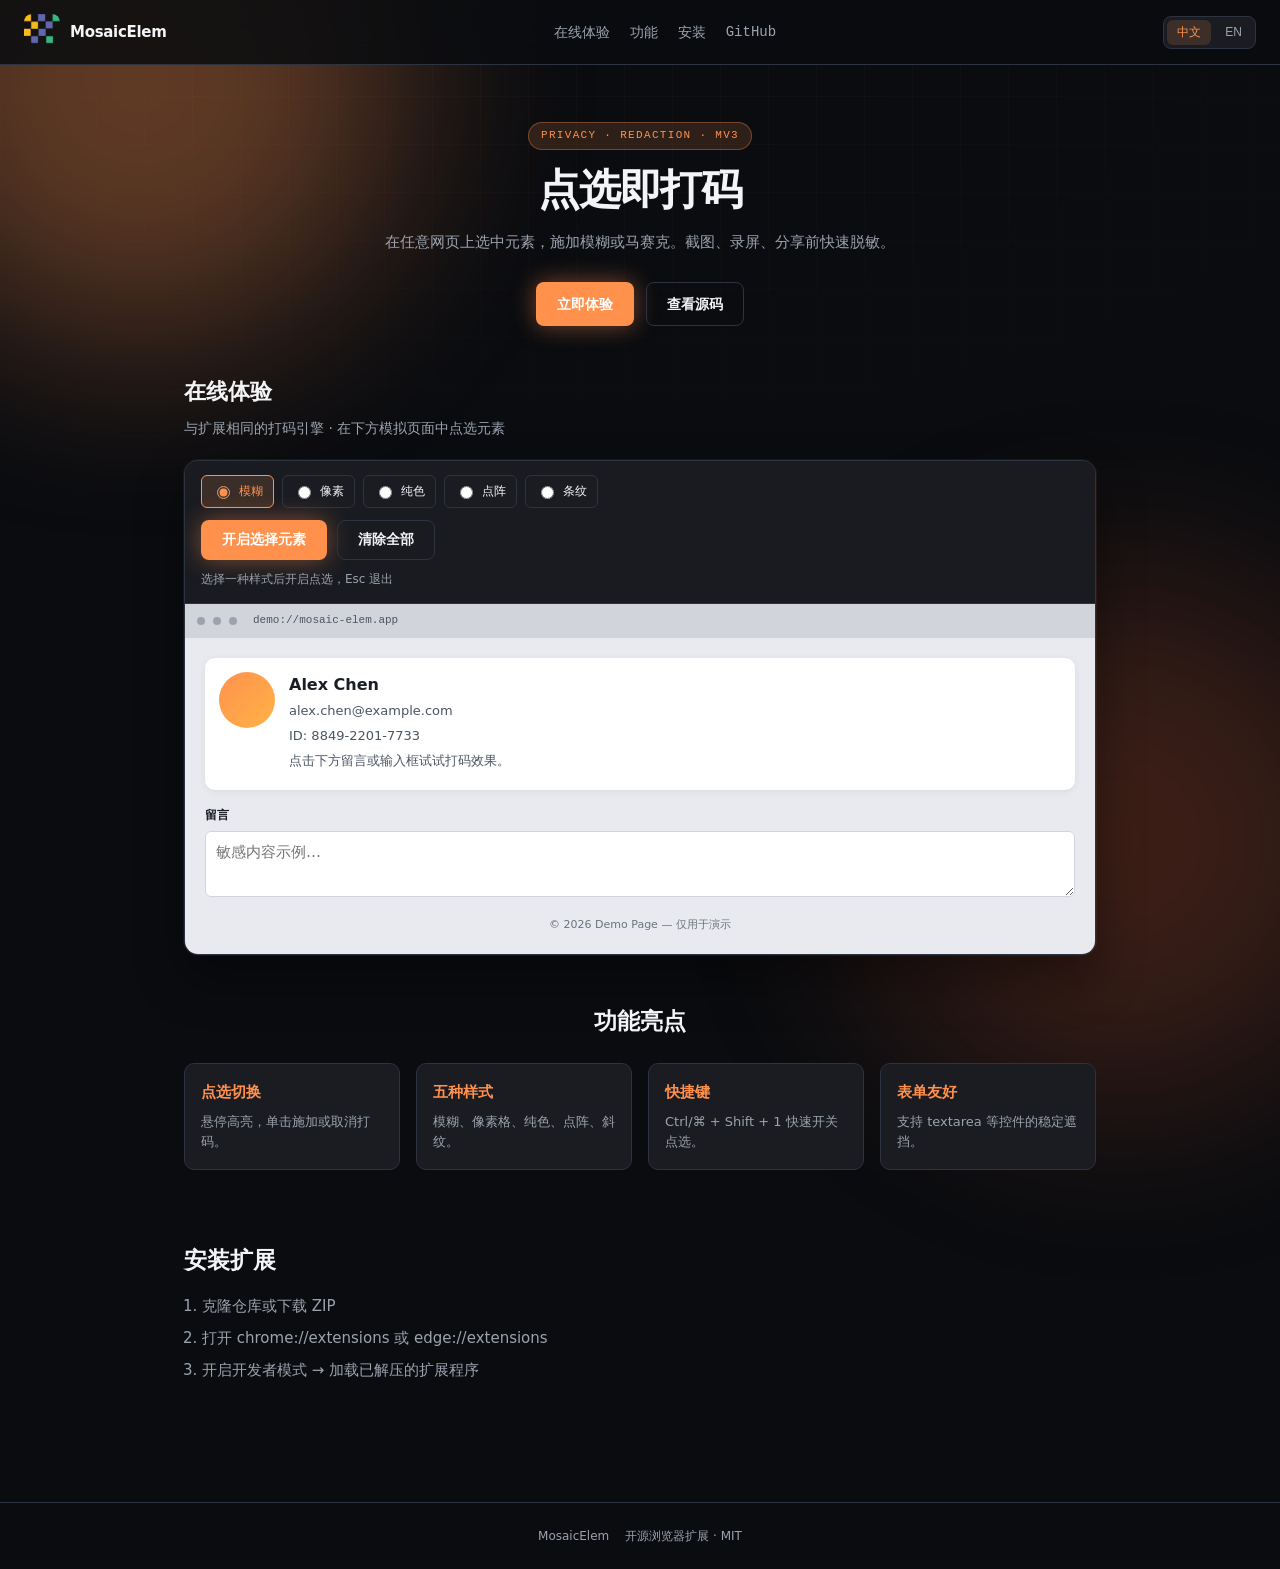
<file: website/index.html>
<!DOCTYPE html>
<html lang="zh-CN">
<head>
  <meta charset="UTF-8" />
  <meta name="viewport" content="width=device-width, initial-scale=1" />
  <title>MosaicElem — 网页元素打码扩展</title>
  <meta name="description" content="点选页面元素，一键模糊或马赛克遮挡。在线体验演示。" />
  <link rel="icon" href="../icons/icon-48.png" />
  <link rel="stylesheet" href="css/site.css" />
</head>
<body>
  <div class="bg-grid" aria-hidden="true"></div>
  <div class="bg-glow bg-glow-a" aria-hidden="true"></div>
  <div class="bg-glow bg-glow-b" aria-hidden="true"></div>

  <header class="site-header">
    <a class="logo" href="#">
      <img class="logo-icon" src="../icons/icon-48.png" width="36" height="36" alt="" decoding="async" />
      <span>MosaicElem</span>
    </a>
    <nav class="nav">
      <a href="#demo" data-i18n="navDemo">在线体验</a>
      <a href="#features" data-i18n="navFeatures">功能</a>
      <a href="#install" data-i18n="navInstall">安装</a>
      <a class="nav-github" href="https://github.com/QdabuliuQ/mosaic-elem" target="_blank" rel="noopener">GitHub</a>
    </nav>
    <div class="lang-switch">
      <button type="button" class="lang-btn is-active" data-lang="zh">中文</button>
      <button type="button" class="lang-btn" data-lang="en">EN</button>
    </div>
  </header>

  <main>
    <section class="hero">
      <p class="hero-tag" data-i18n="heroTag">PRIVACY · REDACTION · MV3</p>
      <h1 data-i18n="heroTitle">点选即打码</h1>
      <p class="hero-desc" data-i18n="heroDesc">在任意网页上选中元素，施加模糊或马赛克。截图、录屏、分享前快速脱敏。</p>
      <div class="hero-actions">
        <a class="btn btn-primary" href="#demo" data-i18n="heroCta">立即体验</a>
        <a class="btn btn-ghost" href="https://github.com/QdabuliuQ/mosaic-elem" target="_blank" rel="noopener" data-i18n="heroGithub">查看源码</a>
      </div>
    </section>

    <section class="demo" id="demo">
      <div class="section-head">
        <h2 data-i18n="demoTitle">在线体验</h2>
        <p data-i18n="demoHint">与扩展相同的打码引擎 · 在下方模拟页面中点选元素</p>
      </div>

      <div class="demo-shell">
        <div class="demo-toolbar" data-em-ignore>
          <div class="mode-group" role="radiogroup" aria-label="Obfuscation mode">
            <label class="mode-chip"><input type="radio" name="mode" value="blur" checked /><span data-i18n="modeBlur">模糊</span></label>
            <label class="mode-chip"><input type="radio" name="mode" value="pixel" /><span data-i18n="modePixel">像素</span></label>
            <label class="mode-chip"><input type="radio" name="mode" value="solid" /><span data-i18n="modeSolid">纯色</span></label>
            <label class="mode-chip"><input type="radio" name="mode" value="dots" /><span data-i18n="modeDots">点阵</span></label>
            <label class="mode-chip"><input type="radio" name="mode" value="stripes" /><span data-i18n="modeStripes">条纹</span></label>
          </div>
          <div class="demo-actions">
            <button type="button" id="btn-pick" class="btn btn-primary" data-i18n="btnPickStart">开启选择元素</button>
            <button type="button" id="btn-clear" class="btn btn-ghost" data-i18n="btnClear">清除全部</button>
          </div>
          <p class="demo-status" id="demo-status" data-i18n="statusIdle">选择一种样式后开启点选，Esc 退出</p>
        </div>

        <div class="demo-window">
          <div class="demo-chrome" data-em-ignore aria-hidden="true">
            <span class="dot"></span><span class="dot"></span><span class="dot"></span>
            <span class="demo-url">demo://mosaic-elem.app</span>
          </div>
          <div class="demo-stage" id="demo-stage">
            <article class="mock-card">
              <div class="mock-avatar"></div>
              <div class="mock-body">
                <h3 class="mock-name">Alex Chen</h3>
                <p class="mock-email">alex.chen@example.com</p>
                <p class="mock-id">ID: 8849-2201-7733</p>
                <p class="mock-note" data-i18n="mockNote">点击下方留言或输入框试试打码效果。</p>
              </div>
            </article>
            <form class="mock-form" onsubmit="return false">
              <label data-i18n="mockLabel">留言</label>
              <textarea rows="2" data-i18n-placeholder="mockPlaceholder" placeholder="敏感内容示例…"></textarea>
            </form>
            <p class="mock-footer" data-i18n="mockFooter">© 2026 Demo Page — 仅用于演示</p>
          </div>
        </div>
      </div>
    </section>

    <section class="features" id="features">
      <h2 data-i18n="featuresTitle">功能亮点</h2>
      <div class="feature-grid">
        <article><h3 data-i18n="f1t">点选切换</h3><p data-i18n="f1d">悬停高亮，单击施加或取消打码。</p></article>
        <article><h3 data-i18n="f2t">五种样式</h3><p data-i18n="f2d">模糊、像素格、纯色、点阵、斜纹。</p></article>
        <article><h3 data-i18n="f3t">快捷键</h3><p data-i18n="f3d">Ctrl/⌘ + Shift + 1 快速开关点选。</p></article>
        <article><h3 data-i18n="f4t">表单友好</h3><p data-i18n="f4d">支持 textarea 等控件的稳定遮挡。</p></article>
      </div>
    </section>

    <section class="install" id="install">
      <h2 data-i18n="installTitle">安装扩展</h2>
      <ol class="install-steps">
        <li data-i18n="install1">克隆仓库或下载 ZIP</li>
        <li data-i18n="install2">打开 chrome://extensions 或 edge://extensions</li>
        <li data-i18n="install3">开启开发者模式 → 加载已解压的扩展程序</li>
      </ol>
    </section>
  </main>

  <footer class="site-footer">
    <span>MosaicElem</span>
    <span data-i18n="footer">开源浏览器扩展 · MIT</span>
  </footer>

  <script src="../shared/mosaic-engine.js"></script>
  <script src="js/site.js"></script>
</body>
</html>
</file>
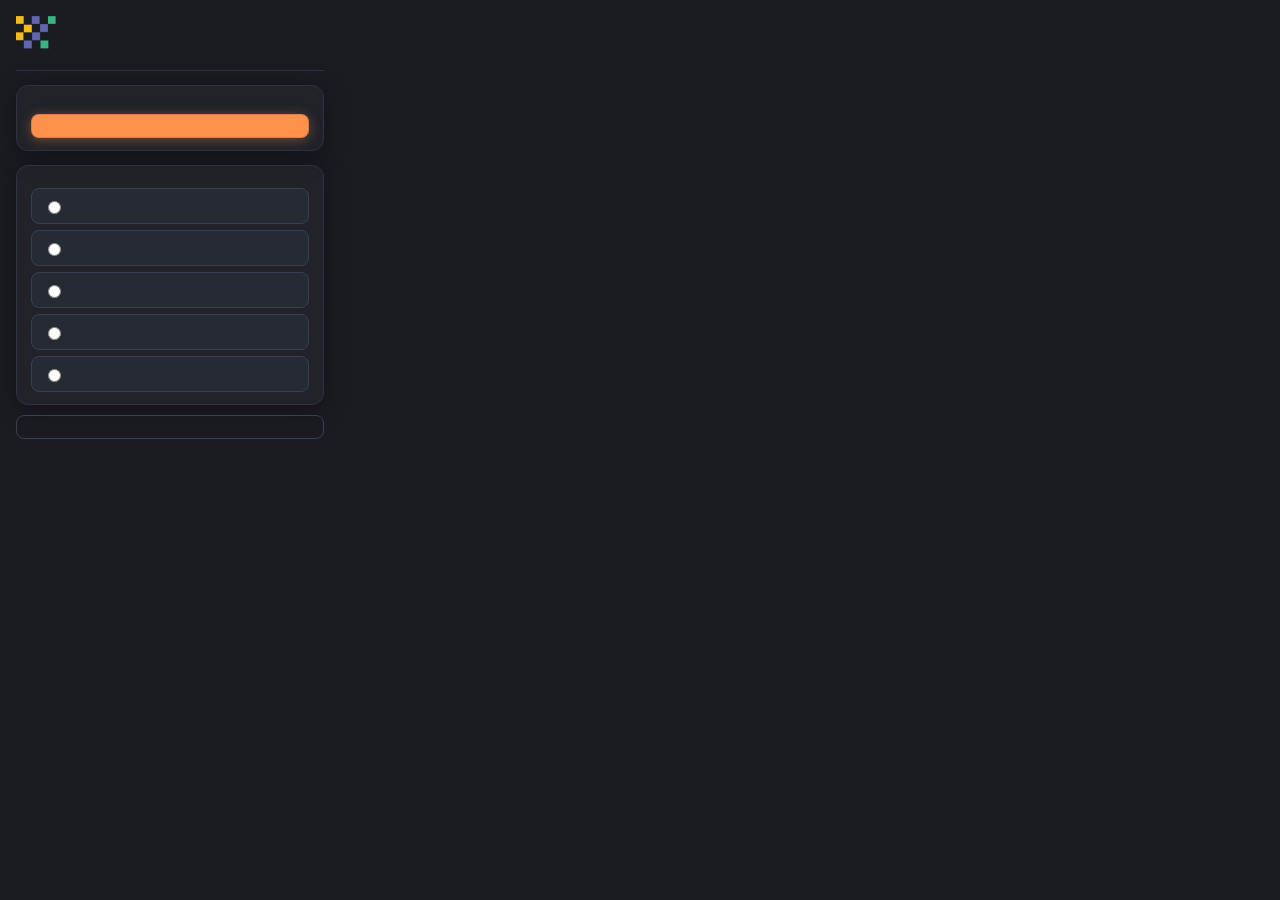
<file: popup.html>
<!DOCTYPE html>
<html lang="en">
<head>
  <meta charset="UTF-8" />
  <link rel="stylesheet" href="popup.css" />
</head>
<body>
  <main class="shell">
    <header class="top">
      <div class="brand">
        <img
          class="brand-mark"
          src="icons/icon-128.png"
          alt=""
          decoding="async"
          aria-hidden="true"
        />
        <div class="brand-text">
          <h1 class="title" data-i18n="extName"></h1>
          <p class="tagline" data-i18n="extDescription"></p>
        </div>
      </div>
      <hr class="divider" />
    </header>

    <section class="panel pick" data-i18n-aria="pickPanelAria" aria-label="">
      <p class="kbd-line" id="pickShortcut" aria-live="polite"></p>
      <button id="toggle" type="button" class="btn btn-primary" aria-pressed="false"></button>
    </section>

    <section class="panel modes" id="modes" data-i18n-aria="modesSectionAria" aria-label="">
      <div class="field-label" data-i18n="modesTitle"></div>
      <div class="mode-list">
        <label class="mode-row" data-i18n-title="modeBlurTitle"><input type="radio" name="mosaicMode" value="blur" /> <span data-i18n="modeBlur"></span></label>
        <label class="mode-row" data-i18n-title="modePixelTitle"><input type="radio" name="mosaicMode" value="pixel" /> <span data-i18n="modePixel"></span></label>
        <label class="mode-row" data-i18n-title="modeSolidTitle"><input type="radio" name="mosaicMode" value="solid" /> <span data-i18n="modeSolid"></span></label>
        <label class="mode-row" data-i18n-title="modeDotsTitle"><input type="radio" name="mosaicMode" value="dots" /> <span data-i18n="modeDots"></span></label>
        <label class="mode-row" data-i18n-title="modeStripesTitle"><input type="radio" name="mosaicMode" value="stripes" /> <span data-i18n="modeStripes"></span></label>
      </div>
    </section>

    <button id="clear" type="button" class="btn btn-secondary" data-i18n="btnClearAll"></button>
    <a id="repo" class="home-link" href="https://github.com/QdabuliuQ/mosaic-elem" target="_blank" rel="noopener" data-i18n="linkGithub"></a>
    <p id="status" class="status" role="status"></p>
  </main>
  <script src="popup.js"></script>
</body>
</html>
</file>
<file: website/css/site.css>
:root {
  --bg: #0a0c10;
  --bg-elevated: #12151c;
  --surface: #1a1c22;
  --border: #2d3340;
  --text: #f3f4f6;
  --muted: #9ca3af;
  --accent: #ff914d;
  --accent-dim: rgba(255, 145, 77, 0.15);
  --accent-glow: rgba(255, 145, 77, 0.45);
  --font: system-ui, -apple-system, "Segoe UI", sans-serif;
  --mono: ui-monospace, "SF Mono", Menlo, Consolas, monospace;
}

* {
  box-sizing: border-box;
}

html {
  scroll-behavior: smooth;
}

body {
  margin: 0;
  font-family: var(--font);
  font-size: 15px;
  line-height: 1.6;
  color: var(--text);
  background: var(--bg);
  min-height: 100vh;
}

.bg-grid {
  position: fixed;
  inset: 0;
  pointer-events: none;
  background-image:
    linear-gradient(rgba(255, 145, 77, 0.04) 1px, transparent 1px),
    linear-gradient(90deg, rgba(255, 145, 77, 0.04) 1px, transparent 1px);
  background-size: 48px 48px;
  mask-image: radial-gradient(ellipse 80% 60% at 50% 0%, black, transparent);
}

.bg-glow {
  position: fixed;
  width: 520px;
  height: 520px;
  border-radius: 50%;
  filter: blur(100px);
  pointer-events: none;
  opacity: 0.35;
}

.bg-glow-a {
  top: -180px;
  left: -120px;
  background: var(--accent);
}

.bg-glow-b {
  bottom: -200px;
  right: -100px;
  background: #ff6b35;
  opacity: 0.2;
}

.site-header {
  position: sticky;
  top: 0;
  z-index: 100;
  display: flex;
  align-items: center;
  justify-content: space-between;
  gap: 16px;
  padding: 14px 24px;
  background: rgba(10, 12, 16, 0.85);
  backdrop-filter: blur(12px);
  border-bottom: 1px solid var(--border);
}

.logo {
  display: flex;
  align-items: center;
  gap: 10px;
  color: var(--text);
  text-decoration: none;
  font-weight: 700;
  letter-spacing: -0.02em;
}

.logo-icon {
  display: block;
  width: 36px;
  height: 36px;
  flex-shrink: 0;
  object-fit: contain;
  border-radius: 8px;
}

.nav {
  display: flex;
  flex-wrap: wrap;
  gap: 20px;
  align-items: center;
}

.nav a {
  color: var(--muted);
  text-decoration: none;
  font-size: 14px;
}

.nav a:hover {
  color: var(--accent);
}

.nav-github {
  font-family: var(--mono);
  font-size: 13px;
}

.lang-switch {
  display: flex;
  gap: 4px;
  padding: 3px;
  background: var(--surface);
  border: 1px solid var(--border);
  border-radius: 8px;
}

.lang-btn {
  padding: 4px 10px;
  border: none;
  border-radius: 6px;
  background: transparent;
  color: var(--muted);
  font-size: 12px;
  cursor: pointer;
}

.lang-btn.is-active {
  background: var(--accent-dim);
  color: var(--accent);
}

main {
  position: relative;
  z-index: 1;
  max-width: 960px;
  margin: 0 auto;
  padding: 0 24px 64px;
}

.hero {
  padding: 56px 0 48px;
  text-align: center;
}

.hero-tag {
  display: inline-block;
  margin: 0 0 16px;
  padding: 4px 12px;
  font-family: var(--mono);
  font-size: 11px;
  letter-spacing: 0.12em;
  color: var(--accent);
  border: 1px solid rgba(255, 145, 77, 0.35);
  border-radius: 999px;
  background: var(--accent-dim);
}

.hero h1 {
  margin: 0 0 16px;
  font-size: clamp(28px, 5vw, 42px);
  line-height: 1.15;
  letter-spacing: -0.03em;
}

.hero h1 .accent {
  color: var(--accent);
  text-shadow: 0 0 40px var(--accent-glow);
}

.hero-desc {
  max-width: 520px;
  margin: 0 auto 28px;
  color: var(--muted);
}

.hero-actions {
  display: flex;
  flex-wrap: wrap;
  gap: 12px;
  justify-content: center;
}

.btn {
  display: inline-flex;
  align-items: center;
  justify-content: center;
  padding: 10px 20px;
  border-radius: 8px;
  font-size: 14px;
  font-weight: 600;
  text-decoration: none;
  cursor: pointer;
  border: 1px solid transparent;
  transition: background 0.15s, box-shadow 0.15s;
}

.btn-primary {
  background: var(--accent);
  color: #fff;
  box-shadow: 0 0 24px var(--accent-glow);
}

.btn-primary:hover {
  filter: brightness(1.08);
}

.btn-primary.is-active {
  background: #ea580c;
}

.btn-ghost {
  background: transparent;
  color: var(--text);
  border-color: var(--border);
}

.btn-ghost:hover {
  border-color: var(--accent);
  color: var(--accent);
}

.section-head {
  margin-bottom: 20px;
}

.section-head h2 {
  margin: 0 0 8px;
  font-size: 22px;
}

.section-head p {
  margin: 0;
  color: var(--muted);
  font-size: 14px;
}

.demo-shell {
  border: 1px solid var(--border);
  border-radius: 14px;
  background: var(--bg-elevated);
  box-shadow: 0 0 0 1px rgba(255, 145, 77, 0.08), 0 24px 48px rgba(0, 0, 0, 0.4);
  overflow: hidden;
}

.demo-toolbar {
  padding: 14px 16px;
  border-bottom: 1px solid var(--border);
  background: rgba(26, 28, 34, 0.9);
}

.mode-group {
  display: flex;
  flex-wrap: wrap;
  gap: 8px;
  margin-bottom: 12px;
}

.mode-chip {
  display: inline-flex;
  align-items: center;
  gap: 6px;
  padding: 6px 10px;
  border: 1px solid var(--border);
  border-radius: 6px;
  font-size: 12px;
  cursor: pointer;
  background: var(--surface);
}

.mode-chip:has(input:checked) {
  border-color: var(--accent);
  color: var(--accent);
  background: var(--accent-dim);
}

.mode-chip input {
  accent-color: var(--accent);
}

.demo-actions {
  display: flex;
  flex-wrap: wrap;
  gap: 10px;
}

.demo-status {
  margin: 10px 0 0;
  font-size: 12px;
  color: var(--muted);
}

.demo-window {
  background: #e8eaef;
  color: #1a1d26;
}

.demo-chrome {
  display: flex;
  align-items: center;
  gap: 8px;
  padding: 8px 12px;
  background: #d1d5db;
  font-size: 11px;
  color: #4b5563;
}

.demo-chrome .dot {
  width: 8px;
  height: 8px;
  border-radius: 50%;
  background: #9ca3af;
}

.demo-url {
  margin-left: 8px;
  font-family: var(--mono);
}

.demo-stage {
  position: relative;
  padding: 20px;
  min-height: 280px;
  cursor: default;
  isolation: isolate;
}

.demo-stage.is-picking {
  cursor: crosshair;
  outline: 2px dashed rgba(255, 145, 77, 0.55);
  outline-offset: -2px;
}

.demo-stage.is-picking * {
  cursor: crosshair;
}

.mock-card {
  display: flex;
  gap: 14px;
  padding: 14px;
  margin-bottom: 16px;
  background: #fff;
  border-radius: 10px;
  box-shadow: 0 2px 8px rgba(0, 0, 0, 0.06);
}

.mock-avatar {
  width: 56px;
  height: 56px;
  flex-shrink: 0;
  border-radius: 50%;
  background: linear-gradient(135deg, #ff914d, #ffb347);
}

.mock-body h3 {
  margin: 0 0 4px;
  font-size: 16px;
}

.mock-body p {
  margin: 0 0 4px;
  font-size: 13px;
  color: #4b5563;
}

.mock-form label {
  display: block;
  margin-bottom: 6px;
  font-size: 12px;
  font-weight: 600;
}

.mock-form textarea {
  width: 100%;
  padding: 8px 10px;
  border: 1px solid #d1d5db;
  border-radius: 6px;
  font: inherit;
  resize: vertical;
}

.mock-footer {
  margin: 12px 0 0;
  font-size: 11px;
  color: #6b7280;
  text-align: center;
}

.features {
  padding: 48px 0;
}

.features h2 {
  margin: 0 0 24px;
  text-align: center;
}

.feature-grid {
  display: grid;
  grid-template-columns: repeat(auto-fit, minmax(200px, 1fr));
  gap: 16px;
}

.feature-grid article {
  padding: 16px;
  border: 1px solid var(--border);
  border-radius: 10px;
  background: var(--surface);
}

.feature-grid h3 {
  margin: 0 0 8px;
  font-size: 15px;
  color: var(--accent);
}

.feature-grid p {
  margin: 0;
  font-size: 13px;
  color: var(--muted);
}

.install {
  padding: 24px 0 48px;
}

.install h2 {
  margin: 0 0 16px;
}

.install-steps {
  margin: 0;
  padding-left: 1.2em;
  color: var(--muted);
}

.install-steps li {
  margin-bottom: 8px;
}

.site-footer {
  position: relative;
  z-index: 1;
  display: flex;
  flex-wrap: wrap;
  gap: 8px 16px;
  justify-content: center;
  padding: 24px;
  font-size: 12px;
  color: var(--muted);
  border-top: 1px solid var(--border);
}

@media (max-width: 640px) {
  .site-header {
    flex-wrap: wrap;
  }
  .nav {
    order: 3;
    width: 100%;
    justify-content: center;
  }
}
</file>
<file: popup.css>
:root {
  --bg: #1a1c22;
  --surface-elevated: #22252d;
  --surface-input: #262a32;
  --border: #374151;
  --border-soft: #2d3340;
  --text: #f9fafb;
  --muted: #9ca3af;
  --accent: #ff914d;
  --accent-hover: #ff7a2e;
  --accent-active: #e86820;
  --accent-on: #ea580c;
  --radius-lg: 12px;
  --radius-md: 8px;
  --shadow: 0 4px 24px rgba(0, 0, 0, 0.35);
}

* {
  box-sizing: border-box;
}

body {
  margin: 0;
  min-width: 300px;
  max-width: 340px;
  font: 13px/1.5 system-ui, -apple-system, "Segoe UI", sans-serif;
  color: var(--text);
  background: var(--bg);
}

.shell {
  padding: 16px 16px 14px;
}

.brand {
  display: flex;
  align-items: center;
  gap: 12px;
}

.brand-mark {
  width: 40px;
}

.brand-text {
  min-width: 0;
  padding-top: 1px;
}

.title {
  margin: 0;
  font-size: 17px;
  font-weight: 700;
  letter-spacing: -0.02em;
  line-height: 1.2;
}

.tagline {
  margin: 5px 0 0;
  font-size: 11.5px;
  line-height: 1.45;
  color: var(--muted);
  display: -webkit-box;
  -webkit-line-clamp: 3;
  -webkit-box-orient: vertical;
  overflow: hidden;
}

.divider {
  margin: 14px 0 0;
  border: none;
  height: 1px;
  background: var(--border-soft);
}

.panel {
  margin-top: 14px;
  padding: 14px 14px 12px;
  background: rgba(255, 255, 255, 0.03);
  border: 1px solid var(--border-soft);
  border-radius: var(--radius-lg);
  box-shadow: var(--shadow);
}

.field-label {
  margin: 0 0 8px;
  font-size: 12px;
  font-weight: 600;
  color: var(--text);
  letter-spacing: 0.01em;
}

.kbd-line {
  margin: 0 0 12px;
  font-size: 11.5px;
  line-height: 1.5;
  color: var(--muted);
  font-variant-numeric: tabular-nums;
}

.shortcut-label {
  font-weight: 600;
  color: var(--muted);
}

.kbd-join {
  margin: 0 5px;
  font-size: 11px;
  font-weight: 600;
  color: #9ca3af;
  user-select: none;
}

.kbd-line kbd {
  display: inline-block;
  padding: 3px 7px;
  margin: 0 1px;
  font-size: 11px;
  font-weight: 500;
  font-family: ui-monospace, SFMono-Regular, "SF Mono", Menlo, Consolas, monospace;
  color: #e5e7eb;
  background: var(--surface-input);
  border: 1px solid var(--border);
  border-radius: 5px;
}

.mode-list {
  display: flex;
  flex-direction: column;
  gap: 6px;
}

.mode-row {
  display: flex;
  align-items: center;
  gap: 10px;
  padding: 9px 11px;
  border-radius: var(--radius-md);
  font-size: 12.5px;
  cursor: pointer;
  color: var(--text);
  background: var(--surface-input);
  border: 1px solid var(--border);
  transition: border-color 0.12s, background 0.12s;
}

.mode-row:hover {
  background: #2c313b;
  border-color: #4b5563;
}

.mode-row input {
  flex-shrink: 0;
  accent-color: var(--accent);
}

.btn {
  width: 100%;
  padding: 11px 14px;
  border-radius: var(--radius-md);
  font-size: 13px;
  font-weight: 600;
  cursor: pointer;
  border: 1px solid transparent;
  transition: background 0.12s, border-color 0.12s, color 0.12s, box-shadow 0.12s;
}

.btn-primary {
  background: var(--accent);
  color: #fff;
  border-color: rgba(0, 0, 0, 0.12);
  box-shadow: 0 2px 12px rgba(255, 145, 77, 0.35);
}

.btn-primary:hover {
  background: var(--accent-hover);
  box-shadow: 0 2px 16px rgba(255, 145, 77, 0.45);
}

.btn-primary:active {
  background: var(--accent-active);
}

.btn-primary.is-active {
  background: var(--accent-on);
  box-shadow: 0 2px 12px rgba(234, 88, 12, 0.4);
}

.btn-primary.is-active:hover {
  background: var(--accent-active);
}

.btn-secondary {
  margin-top: 10px;
  background: transparent;
  color: var(--text);
  border: 1px solid var(--border);
}

.btn-secondary:hover {
  background: rgba(255, 255, 255, 0.06);
  border-color: #4b5563;
}

.home-link {
  display: block;
  margin-top: 10px;
  text-align: center;
  font-size: 12px;
  font-weight: 600;
  color: var(--accent);
  text-decoration: none;
}

.home-link:hover {
  text-decoration: underline;
}

.status {
  margin: 10px 0 0;
  min-height: 1.2em;
  font-size: 11.5px;
  color: var(--muted);
}
</file>
